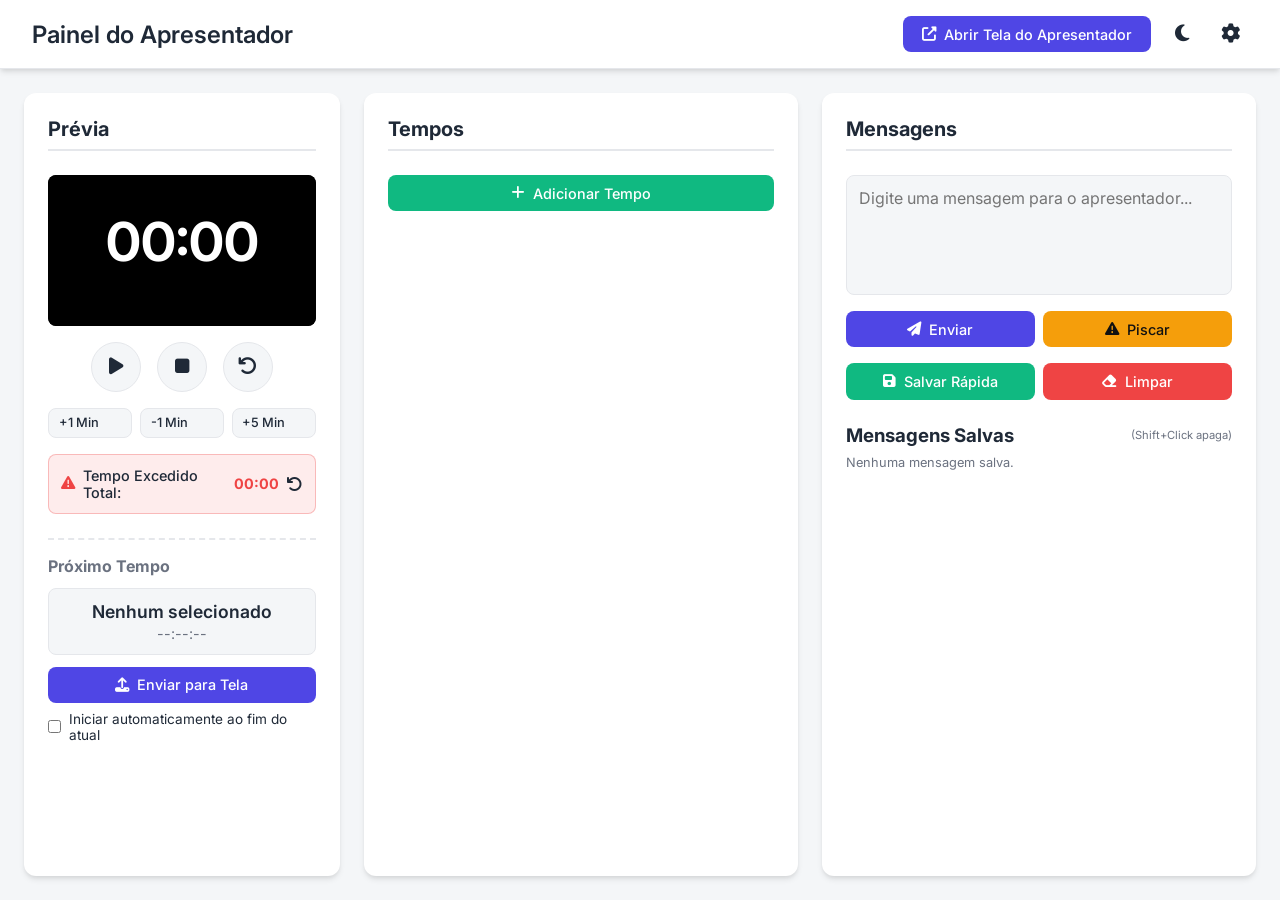
<file: index.html>
<!DOCTYPE html>
<html lang="pt-BR" data-theme="light">

<head>
    <meta charset="UTF-8">
    <meta name="viewport" content="width=device-width, initial-scale=1.0">
    <title>Painel de Controle - Timer</title>
    <link rel="stylesheet" href="css/style.css">
    <link href="https://fonts.googleapis.com/css2?family=Inter:wght@400;500;600;700&display=swap" rel="stylesheet">
    <link rel="stylesheet" href="https://cdnjs.cloudflare.com/ajax/libs/font-awesome/6.4.0/css/all.min.css">
</head>

<body>
    <header class="app-header">
        <h1>Painel do Apresentador</h1>
        <div class="header-actions">
            <button id="openPresenterBtn" class="btn primary"><i class="fas fa-external-link-alt"></i> Abrir Tela do
                Apresentador</button>
            <button id="themeToggleBtn" class="btn icon-btn"><i class="fas fa-moon"></i></button>
            <button id="settingsBtn" class="btn icon-btn"><i class="fas fa-cog"></i></button>
        </div>
    </header>

    <div class="modal-overlay hidden" id="settingsModalOverlay">
        <div class="settings-modal" id="settingsPanel">
            <div class="modal-header">
                <h3>Configurações e Temas</h3>
                <button id="closeSettingsBtn" class="btn icon-btn"><i class="fas fa-times"></i></button>
            </div>

            <!-- Mini Preview -->
            <div class="mini-preview-container" id="miniPreviewContainer">
                <div class="mini-preview-bg" id="miniPreviewBg"></div>
                <div class="mini-preview-content">
                    <div class="mini-preview-time" id="miniPreviewTime">00:00:00</div>
                    <div class="mini-preview-msg" id="miniPreviewMsg">Sua mensagem aqui</div>
                </div>
            </div>

            <div class="settings-grid">
                <div class="form-group">
                    <label>Cor de Fundo</label>
                    <input type="color" id="setBgColor" value="#000000">
                </div>
                <div class="form-group">
                    <label>Cor do Texto</label>
                    <input type="color" id="setTextColor" value="#ffffff">
                </div>
                <div class="form-group">
                    <label>Tamanho da Fonte (Tempo - cqw)</label>
                    <input type="range" id="setTimeSize" min="5" max="40" value="20">
                </div>
                <div class="form-group">
                    <label>Tamanho da Fonte (Mensagem - cqw)</label>
                    <input type="range" id="setMsgSize" min="2" max="15" value="5">
                </div>
                <div class="form-group" style="flex-direction: row; align-items: center; gap: 0.5rem;">
                    <input type="checkbox" id="setTextShadow" style="width: 18px; height: 18px; cursor: pointer;">
                    <label for="setTextShadow" style="cursor: pointer; margin-bottom: 0;">Ativar Sombra no Texto</label>
                </div>
                <div class="form-group" style="grid-column: span 2;">
                    <label>Imagem de Fundo</label>
                    <div style="display: flex; gap: 0.5rem;">
                        <input type="text" id="setBgImage" placeholder="Cole a URL ou envie um arquivo local"
                            style="flex: 1;">
                        <input type="file" id="setBgImageFile" accept="image/*" style="display: none;">
                        <button class="btn secondary" onclick="document.getElementById('setBgImageFile').click()"
                            title="Escolher imagem do PC" style="white-space: nowrap;"><i class="fas fa-upload"></i>
                            Local</button>
                    </div>
                </div>
            </div>
            <div class="form-group" style="margin-top: 1.5rem;">
                <button id="applySettingsBtn" class="btn primary" style="width: 100%; justify-content: center;"><i
                        class="fas fa-check"></i> Aplicar e Salvar Padrão</button>
            </div>

            <div class="themes-section">
                <h4>Temas Personalizados</h4>
                <div class="theme-save-area">
                    <input type="text" id="newThemeName" placeholder="Nome do tema (ex: Culto Jovem)">
                    <button id="saveThemeBtn" class="btn secondary"><i class="fas fa-save"></i> Salvar Atual</button>
                </div>
                <div class="themes-list" id="themesList">
                    <!-- Temas renderizados aqui -->
                </div>
            </div>
        </div>
    </div>

    <main class="dashboard">
        <!-- Coluna Esquerda -->
        <section class="panel left-panel">
            <h2>Prévia</h2>
            <div class="preview-container" id="previewContainer" style="padding: 0; background: #000; border: none;">
                <iframe src="presenter.html" id="previewIframe" style="width: 100%; height: 100%; border: none; pointer-events: none; border-radius: 8px;"></iframe>
            </div>

            <div class="controls">
                <button class="btn control-btn" id="playPauseBtn" title="Play/Pause"><i
                        class="fas fa-play"></i></button>
                <button class="btn control-btn" id="stopBtn" title="Parar/Zerar"><i class="fas fa-stop"></i></button>
                <button class="btn control-btn" id="resetBtn" title="Reiniciar"><i class="fas fa-undo"></i></button>
            </div>
            <div class="time-adjust">
                <button class="btn small-btn" id="add1Min">+1 Min</button>
                <button class="btn small-btn" id="sub1Min">-1 Min</button>
                <button class="btn small-btn" id="add5Min">+5 Min</button>
            </div>

            <div class="lost-time-container">
                <i class="fas fa-exclamation-triangle" style="color: var(--danger);"></i>
                <span>Tempo Excedido Total: </span>
                <span id="lostTimeDisplay" class="lost-time-value">00:00</span>
                <button id="resetLostTimeBtn" class="btn icon-btn" title="Zerar Tempo Excedido"
                    style="padding: 0; margin-left: auto; font-size: 1rem;"><i class="fas fa-undo"></i></button>
            </div>

            <div class="staging-area">
                <h3>Próximo Tempo</h3>
                <div class="staged-info">
                    <div id="stagedName" class="staged-name">Nenhum selecionado</div>
                    <div id="stagedDuration" class="staged-duration">--:--:--</div>
                </div>
                <button id="pushStagedBtn" class="btn primary"
                    style="width: 100%; justify-content: center; margin-bottom: 0.5rem;" disabled><i
                        class="fas fa-upload"></i> Enviar para Tela</button>
                <div class="auto-start-toggle">
                    <input type="checkbox" id="autoStartCheck">
                    <label for="autoStartCheck" style="font-size: 0.85rem; cursor: pointer;">Iniciar automaticamente ao
                        fim do atual</label>
                </div>
            </div>
        </section>

        <!-- Coluna Central -->
        <section class="panel center-panel">
            <h2>Tempos</h2>
            <div class="bulk-add">
                <button id="showAddFormBtn" class="btn secondary"
                    style="width: 100%; justify-content: center; margin-bottom: 0.5rem;"><i class="fas fa-plus"></i>
                    Adicionar Tempo</button>
                <div id="addTimerForm"
                    style="display: none; background: var(--bg-color); border: 1px solid var(--border); padding: 1rem; border-radius: 8px; margin-bottom: 0.5rem; flex-direction: column; gap: 0.5rem;">
                    <div class="form-group">
                        <label style="font-size: 0.8rem; margin-bottom: -0.2rem;">Nome do Tempo</label>
                        <input type="text" id="newTimerName" placeholder="Ex: Pregação" autocomplete="off">
                    </div>
                    <div class="form-group">
                        <label style="font-size: 0.8rem; margin-bottom: -0.2rem;">Duração (MM:SS ou MM)</label>
                        <input type="text" id="newTimerDuration" placeholder="Ex: 45:00 ou 45" autocomplete="off">
                    </div>
                    <div style="display: flex; gap: 0.5rem; margin-top: 0.5rem;">
                        <button id="confirmAddTimerBtn" class="btn primary" style="flex: 1; justify-content: center;"><i
                                class="fas fa-check"></i> Salvar</button>
                        <button id="cancelAddTimerBtn" class="btn danger" style="flex: 1; justify-content: center;"><i
                                class="fas fa-times"></i> Cancelar</button>
                    </div>
                </div>
            </div>
            <div class="timer-list" id="timerList">
                <!-- Items inseridos dinamicamente -->
            </div>
        </section>

        <!-- Coluna Direita -->
        <section class="panel right-panel">
            <h2>Mensagens</h2>
            <div class="message-input-area">
                <textarea id="customMessageInput" placeholder="Digite uma mensagem para o apresentador..."></textarea>
                <div style="display: flex; gap: 0.5rem; width: 100%; margin-bottom: 0.5rem;">
                    <button id="sendMessageBtn" class="btn primary" style="flex: 1;"><i class="fas fa-paper-plane"></i> Enviar</button>
                    <button id="blinkMessageBtn" class="btn warning" style="flex: 1;"><i class="fas fa-exclamation-triangle"></i> Piscar</button>
                </div>
                <div style="display: flex; gap: 0.5rem; width: 100%;">
                    <button id="saveQuickMsgBtn" class="btn secondary" style="flex: 1;" title="Salvar mensagem atual como rápida"><i class="fas fa-save"></i> Salvar Rápida</button>
                    <button id="clearMessageBtn" class="btn danger" style="flex: 1;"><i class="fas fa-eraser"></i> Limpar</button>
                </div>
            </div>
            <div class="preset-messages">
                <div style="display: flex; justify-content: space-between; align-items: center; margin-bottom: 0.5rem;">
                    <h3 style="margin-bottom: 0;">Mensagens Salvas</h3>
                    <span style="font-size: 0.7rem; color: var(--text-muted);">(Shift+Click apaga)</span>
                </div>
                <div class="preset-list" id="presetList">
                    <!-- Mensagens salvas inseridas aqui -->
                </div>
            </div>
        </section>
    </main>
    <script src="js/script.js"></script>
</body>

</html>
</file>
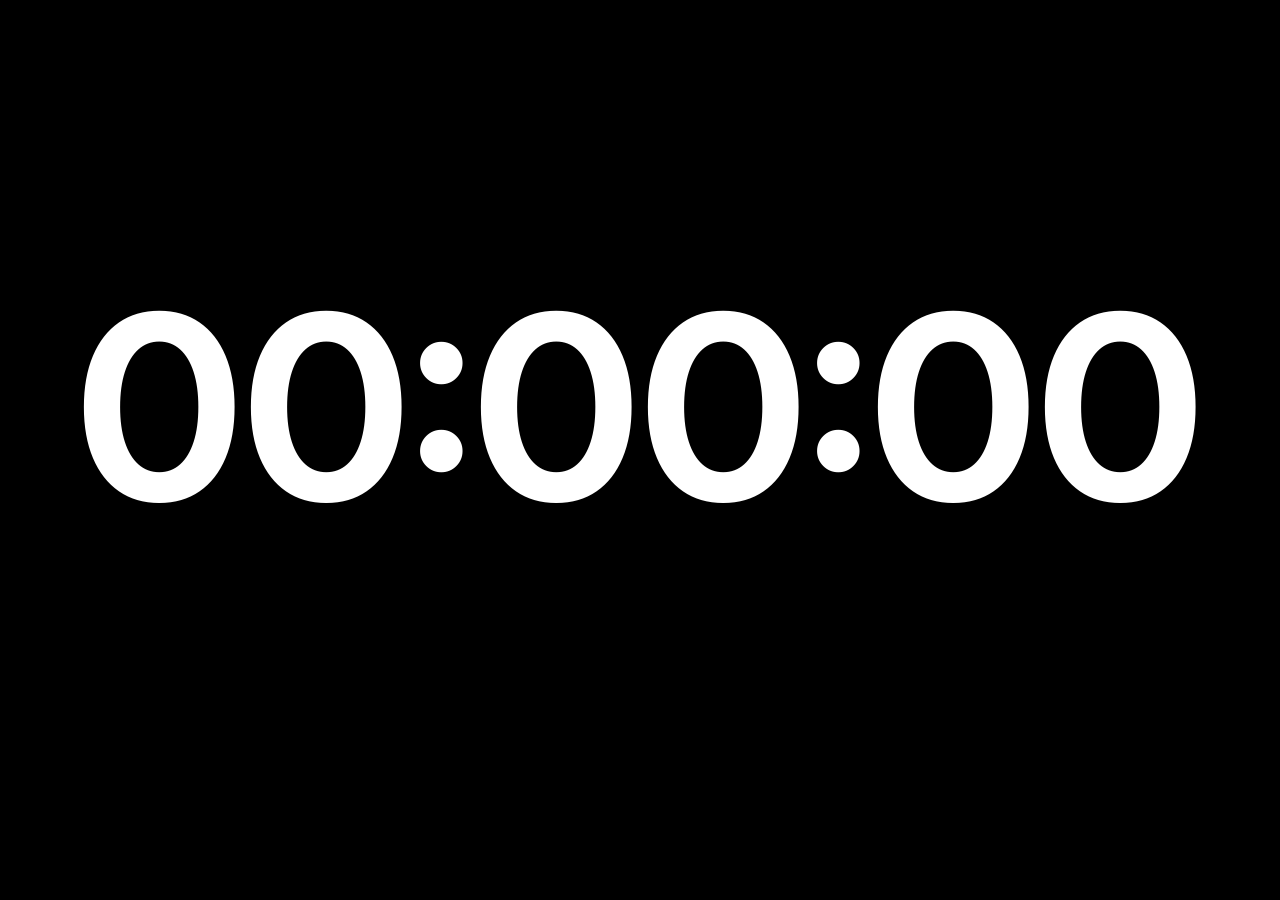
<file: presenter.html>
<!DOCTYPE html>
<html lang="pt-BR">
<head>
    <meta charset="UTF-8">
    <meta name="viewport" content="width=device-width, initial-scale=1.0">
    <title>Tela do Apresentador</title>
    <link rel="stylesheet" href="css/presenter.css">
    <link href="https://fonts.googleapis.com/css2?family=Inter:wght@400;500;700&display=swap" rel="stylesheet">
</head>
<body>
    <div id="bgImage" class="bg-layer"></div>
    <div class="content-layer">
        <div id="nameDisplay"></div>
        <div id="timeDisplay">00:00:00</div>
        <div id="messageDisplay"></div>
    </div>
    <script src="js/presenter.js"></script>
</body>
</html>
</file>
<file: css/style.css>
:root {
    --bg-color: #f4f6f8;
    --panel-bg: #ffffff;
    --text-color: #1f2937;
    --text-muted: #6b7280;
    --primary: #4F46E5;
    --primary-hover: #4338CA;
    --secondary: #10B981;
    --secondary-hover: #059669;
    --danger: #EF4444;
    --danger-hover: #DC2626;
    --warning: #F59E0B;
    --warning-hover: #D97706;
    --border: #e5e7eb;
    --shadow: 0 4px 6px -1px rgba(0, 0, 0, 0.1), 0 2px 4px -1px rgba(0, 0, 0, 0.06);
    --radius: 12px;
}

[data-theme="dark"] {
    --bg-color: #111827;
    --panel-bg: #1F2937;
    --text-color: #F9FAFB;
    --text-muted: #9CA3AF;
    --border: #374151;
    --shadow: 0 4px 6px -1px rgba(0, 0, 0, 0.3);
}

* {
    box-sizing: border-box;
    margin: 0;
    padding: 0;
    font-family: 'Inter', sans-serif;
    transition: background-color 0.3s, color 0.3s, border-color 0.3s;
}

body {
    background-color: var(--bg-color);
    color: var(--text-color);
    height: 100vh;
    display: flex;
    flex-direction: column;
}

.app-header {
    display: flex;
    justify-content: space-between;
    align-items: center;
    padding: 1rem 2rem;
    background-color: var(--panel-bg);
    border-bottom: 1px solid var(--border);
    box-shadow: var(--shadow);
    z-index: 10;
}

.app-header h1 {
    font-size: 1.5rem;
    font-weight: 600;
}

.header-actions {
    display: flex;
    gap: 1rem;
}

.btn {
    padding: 0.6rem 1.2rem;
    border: none;
    border-radius: 8px;
    font-weight: 500;
    cursor: pointer;
    display: flex;
    align-items: center;
    gap: 0.5rem;
    transition: all 0.2s;
    font-size: 0.9rem;
}

.btn.primary { background-color: var(--primary); color: white; }
.btn.primary:hover { background-color: var(--primary-hover); transform: translateY(-1px); }
.btn.secondary { background-color: var(--secondary); color: white; }
.btn.secondary:hover { background-color: var(--secondary-hover); }
.btn.danger { background-color: var(--danger); color: white; }
.btn.danger:hover { background-color: var(--danger-hover); }
.btn.warning { background-color: var(--warning); color: #111; }
.btn.warning:hover { background-color: var(--warning-hover); color: white; }
.btn.icon-btn {
    background: transparent;
    color: var(--text-color);
    font-size: 1.2rem;
    padding: 0.5rem;
}
.btn.icon-btn:hover { background: rgba(128,128,128,0.1); }

/* Settings Modal */
.modal-overlay {
    position: fixed;
    top: 0; left: 0; right: 0; bottom: 0;
    background-color: rgba(0, 0, 0, 0.6);
    backdrop-filter: blur(4px);
    z-index: 50;
    display: flex;
    justify-content: center;
    align-items: center;
    opacity: 1;
    transition: opacity 0.3s ease;
}
.modal-overlay.hidden {
    opacity: 0;
    pointer-events: none;
}
.settings-modal {
    background-color: var(--panel-bg);
    border-radius: var(--radius);
    padding: 2rem;
    width: 90%;
    max-width: 600px;
    box-shadow: var(--shadow);
    max-height: 90vh;
    overflow-y: auto;
    transform: translateY(0) scale(1);
    transition: transform 0.3s cubic-bezier(0.175, 0.885, 0.32, 1.275);
}
.modal-overlay.hidden .settings-modal {
    transform: translateY(20px) scale(0.95);
}
.modal-header {
    display: flex;
    justify-content: space-between;
    align-items: center;
    margin-bottom: 1.5rem;
    padding-bottom: 1rem;
    border-bottom: 1px solid var(--border);
}
.modal-header h3 { font-size: 1.3rem; }

/* Mini Preview */
.mini-preview-container {
    width: 100%;
    aspect-ratio: 16/9;
    background-color: #000;
    border-radius: 8px;
    margin-bottom: 1.5rem;
    position: relative;
    overflow: hidden;
    display: flex;
    justify-content: center;
    align-items: center;
    border: 2px solid var(--border);
    container-type: inline-size;
}
.mini-preview-bg {
    position: absolute;
    top: 0; left: 0; right: 0; bottom: 0;
    background-size: cover;
    background-position: center;
    z-index: 1;
}
.mini-preview-content {
    text-align: center;
    color: white;
    z-index: 2;
    padding: 1rem;
    display: flex;
    flex-direction: column;
    align-items: center;
    justify-content: center;
}
.mini-preview-time { font-weight: 700; line-height: 1; white-space: nowrap; }
.mini-preview-msg { font-weight: 500; margin-top: 0.5rem; }

/* Themes Section */
.themes-section {
    margin-top: 2rem;
    padding-top: 1.5rem;
    border-top: 2px dashed var(--border);
}
.themes-section h4 { margin-bottom: 1rem; color: var(--text-color); font-size: 1.1rem; }
.theme-save-area { display: flex; gap: 0.5rem; margin-bottom: 1rem; }
.theme-save-area input { flex: 1; padding: 0.6rem; border: 1px solid var(--border); border-radius: 4px; background: var(--bg-color); color: var(--text-color); }
.theme-save-area input:focus { outline: none; border-color: var(--primary); }

.themes-list { display: flex; flex-direction: column; gap: 0.5rem; }
.theme-item {
    display: flex;
    justify-content: space-between;
    align-items: center;
    padding: 0.75rem 1rem;
    background: var(--bg-color);
    border-radius: 6px;
    border: 1px solid var(--border);
    transition: border-color 0.2s;
}
.theme-item:hover { border-color: var(--primary); }
.theme-info { flex: 1; cursor: pointer; font-weight: 500; display: flex; align-items: center; gap: 0.5rem; }
.theme-colors-preview { display: flex; gap: 0.2rem; }
.theme-color-dot { width: 14px; height: 14px; border-radius: 50%; border: 1px solid rgba(0,0,0,0.2); }
.theme-actions button { background: transparent; border: none; color: var(--text-muted); cursor: pointer; padding: 0.4rem; border-radius: 4px; transition: 0.2s; }
.theme-actions button:hover { background: var(--danger-hover); color: white; }
.settings-grid {
    display: grid;
    grid-template-columns: repeat(auto-fit, minmax(200px, 1fr));
    gap: 1.5rem;
}
.form-group {
    display: flex;
    flex-direction: column;
    gap: 0.5rem;
}
.form-group label { font-size: 0.85rem; color: var(--text-muted); font-weight: 500;}
.form-group input[type="color"] { width: 100%; height: 40px; border: 1px solid var(--border); border-radius: 4px; cursor: pointer; padding: 2px;}
.form-group input[type="range"] { width: 100%; cursor: pointer;}
.form-group input[type="text"] { 
    padding: 0.6rem; 
    border: 1px solid var(--border); 
    border-radius: 4px;
    background: var(--bg-color);
    color: var(--text-color);
}
.form-group input[type="text"]:focus { outline: none; border-color: var(--primary); }

.dashboard {
    display: grid;
    grid-template-columns: 0.8fr 1.1fr 1.1fr;
    gap: 1.5rem;
    padding: 1.5rem;
    flex: 1;
    overflow: hidden;
}

.panel {
    background-color: var(--panel-bg);
    border-radius: var(--radius);
    padding: 1.5rem;
    box-shadow: var(--shadow);
    display: flex;
    flex-direction: column;
    gap: 1rem;
    overflow-y: auto;
}

.panel h2 {
    font-size: 1.25rem;
    color: var(--text-color);
    margin-bottom: 0.5rem;
    border-bottom: 2px solid var(--border);
    padding-bottom: 0.5rem;
}

/* Preview */
.preview-container {
    width: 100%;
    aspect-ratio: 16/9;
    background-color: #000;
    border-radius: 8px;
    position: relative;
    overflow: hidden;
    display: flex;
    justify-content: center;
    align-items: center;
    border: 2px solid var(--border);
    container-type: inline-size;
}
.preview-bg {
    position: absolute;
    top: 0; left: 0; right: 0; bottom: 0;
    background-size: cover;
    background-position: center;
    z-index: 1;
}
.preview-content {
    text-align: center;
    color: white;
    width: 100%;
    z-index: 2;
    padding: 1rem;
    display: flex;
    flex-direction: column;
    align-items: center;
    justify-content: center;
}
.preview-name {
    font-size: 1.2rem;
    font-weight: 600;
    opacity: 0.8;
    margin-bottom: 0.5rem;
}
.preview-time {
    font-weight: 700;
    line-height: 1;
    white-space: nowrap;
}
.preview-message {
    margin-top: 0.5rem;
    min-height: 1.2rem;
}

.controls {
    display: flex;
    justify-content: center;
    gap: 1rem;
}
.control-btn {
    width: 50px;
    height: 50px;
    border-radius: 50%;
    display: flex;
    justify-content: center;
    align-items: center;
    font-size: 1.2rem;
    background-color: var(--bg-color);
    color: var(--text-color);
    border: 1px solid var(--border);
}
.control-btn:hover {
    background-color: var(--primary);
    color: white;
    border-color: var(--primary);
}
.control-btn.active { background-color: var(--primary); color: white; border-color: var(--primary); }

.time-adjust button { flex: 1; }

.hide-element {
    display: none !important;
}

.blink {
    animation: blinker 1s linear infinite;
}

@keyframes blinker {
    50% { opacity: 0; }
}

.blink-msg {
    animation: blinker-msg-fast 0.2s ease-in-out 3;
}

@keyframes blinker-msg-fast {
    0% { opacity: 1; }
    50% { opacity: 0.1; }
    100% { opacity: 1; }
}

.time-adjust {
    display: flex;
    justify-content: center;
    gap: 0.5rem;
}
.small-btn {
    padding: 0.4rem 0.6rem;
    font-size: 0.8rem;
    background: var(--bg-color);
    border: 1px solid var(--border);
    color: var(--text-color);
    font-weight: 500;
}
.small-btn:hover { background: var(--border); }

/* Lost Time */
.lost-time-container {
    display: flex;
    align-items: center;
    justify-content: center;
    gap: 0.5rem;
    padding: 0.75rem;
    background-color: rgba(239, 68, 68, 0.1);
    border: 1px solid rgba(239, 68, 68, 0.3);
    border-radius: 8px;
    font-size: 0.9rem;
    font-weight: 500;
}
.lost-time-value { font-weight: 700; color: var(--danger); }

/* Staging Area */
.staging-area {
    margin-top: 0.5rem;
    padding-top: 1rem;
    border-top: 2px dashed var(--border);
}
.staging-area h3 {
    font-size: 1rem;
    margin-bottom: 0.75rem;
    color: var(--text-muted);
}
.staged-info {
    background: var(--bg-color);
    border: 1px solid var(--border);
    padding: 0.75rem;
    border-radius: 8px;
    margin-bottom: 0.75rem;
    text-align: center;
}
.staged-name { font-weight: 600; font-size: 1.1rem; }
.staged-duration { color: var(--text-muted); font-size: 0.9rem; margin-top: 0.2rem; }
.auto-start-toggle {
    display: flex;
    align-items: center;
    gap: 0.5rem;
    justify-content: center;
}

/* Center Panel - List */
.bulk-add textarea {
    width: 100%;
    height: 100px;
    resize: none;
    padding: 0.75rem;
    border-radius: 8px;
    border: 1px solid var(--border);
    background-color: var(--bg-color);
    color: var(--text-color);
    margin-bottom: 0.75rem;
    font-size: 0.9rem;
}
.bulk-add textarea:focus { outline: none; border-color: var(--primary); }
.bulk-add .btn { width: 100%; justify-content: center; }

.timer-list {
    display: flex;
    flex-direction: column;
    gap: 0.5rem;
    margin-top: 0.5rem;
}
.timer-item {
    display: flex;
    justify-content: space-between;
    align-items: center;
    padding: 0.75rem 1rem;
    background-color: var(--bg-color);
    border-radius: 8px;
    border: 1px solid var(--border);
    transition: all 0.2s;
}
.timer-item:hover { border-color: var(--primary); }
.timer-item.active {
    border-left: 4px solid var(--primary);
    background-color: rgba(79, 70, 229, 0.05);
}

.timer-item.dragging {
    opacity: 0.5;
    border: 1px dashed var(--primary);
}

.timer-item.drag-over {
    border-top: 2px dashed var(--primary);
    background-color: rgba(79, 70, 229, 0.05);
}

.drag-handle {
    cursor: grab;
    color: var(--text-muted);
    padding-right: 0.75rem;
    display: flex;
    align-items: center;
    font-size: 1.1rem;
}
.drag-handle:active {
    cursor: grabbing;
}
.timer-info { flex: 1; cursor: pointer; }
.timer-name { font-weight: 600; font-size: 0.95rem; }
.timer-duration { font-size: 0.8rem; color: var(--text-muted); margin-top: 0.2rem;}
.timer-actions { display: flex; gap: 0.5rem; }
.timer-actions button {
    background: transparent; border: none; color: var(--text-muted); cursor: pointer; padding: 0.4rem; border-radius: 4px; transition: 0.2s;
}
.timer-actions button:hover { background: var(--danger-hover); color: white; }
.timer-actions button.play-item:hover { background: var(--primary-hover); color: white; }

/* Right Panel - Messages */
.message-input-area textarea {
    width: 100%;
    height: 120px;
    resize: none;
    padding: 0.75rem;
    border-radius: 8px;
    border: 1px solid var(--border);
    background-color: var(--bg-color);
    color: var(--text-color);
    margin-bottom: 0.75rem;
    font-size: 1rem;
}
.message-input-area textarea:focus { outline: none; border-color: var(--primary); }
.message-input-area .btn { width: 100%; justify-content: center; margin-bottom: 0.5rem; }

.preset-list { display: flex; flex-direction: column; gap: 0.5rem; margin-top: 0.5rem; }
.preset-btn {
    background-color: var(--bg-color);
    border: 1px solid var(--border);
    color: var(--text-color);
    text-align: left;
    justify-content: flex-start;
    padding: 0.75rem 1rem;
}
.preset-btn:hover { background-color: var(--border); }

/* Scrollbar styling */
::-webkit-scrollbar { width: 6px; }
::-webkit-scrollbar-track { background: transparent; }
::-webkit-scrollbar-thumb { background: var(--border); border-radius: 3px; }
::-webkit-scrollbar-thumb:hover { background: var(--text-muted); }

@media (max-width: 1024px) {
    .dashboard {
        grid-template-columns: 1fr 1fr;
    }
    .right-panel {
        grid-column: span 2;
    }
}
@media (max-width: 768px) {
    .dashboard {
        grid-template-columns: 1fr;
    }
    .right-panel {
        grid-column: span 1;
    }
}
</file>
<file: css/presenter.css>
* {
    box-sizing: border-box;
    margin: 0;
    padding: 0;
    font-family: 'Inter', sans-serif;
}

body {
    background-color: #000000;
    color: #ffffff;
    height: 100vh;
    width: 100vw;
    overflow: hidden;
    position: relative;
    display: flex;
    justify-content: center;
    align-items: center;
}

.bg-layer {
    position: absolute;
    top: 0;
    left: 0;
    width: 100%;
    height: 100%;
    background-size: cover;
    background-position: center;
    background-repeat: no-repeat;
    z-index: 1;
}

.content-layer {
    position: relative;
    z-index: 2;
    text-align: center;
    width: 100%;
    padding: 2rem;
    display: flex;
    flex-direction: column;
    align-items: center;
    justify-content: center;
}

#timeDisplay {
    font-weight: 700;
    line-height: 1;
    font-size: 20vw;
    text-shadow: 2px 4px 10px rgba(0, 0, 0, 0.5);
    transition: color 0.3s, font-size 0.3s;
}

#nameDisplay {
    font-size: 4vw;
    font-weight: 600;
    opacity: 0.8;
    margin-bottom: 1vh;
    text-shadow: 1px 2px 8px rgba(0, 0, 0, 0.5);
    transition: color 0.3s;
}

#messageDisplay {
    margin-top: 2vh;
    font-size: 5vw;
    font-weight: 500;
    text-shadow: 1px 2px 8px rgba(0, 0, 0, 0.5);
    transition: color 0.3s, font-size 0.3s;
    min-height: 6vw;
}

/* Efeito de piscar quando o tempo acaba ou fica negativo */
.blink {
    animation: blinker 1s linear infinite;
}

.hide-element {
    display: none !important;
}

.blink-msg {
    animation: blinker-msg-fast 0.2s ease-in-out 3;
}

@keyframes blinker-msg-fast {
    0% { opacity: 1; }
    50% { opacity: 0.1; }
    100% { opacity: 1; }
}

@keyframes blinker {
    50% { opacity: 0; }
}
</file>
